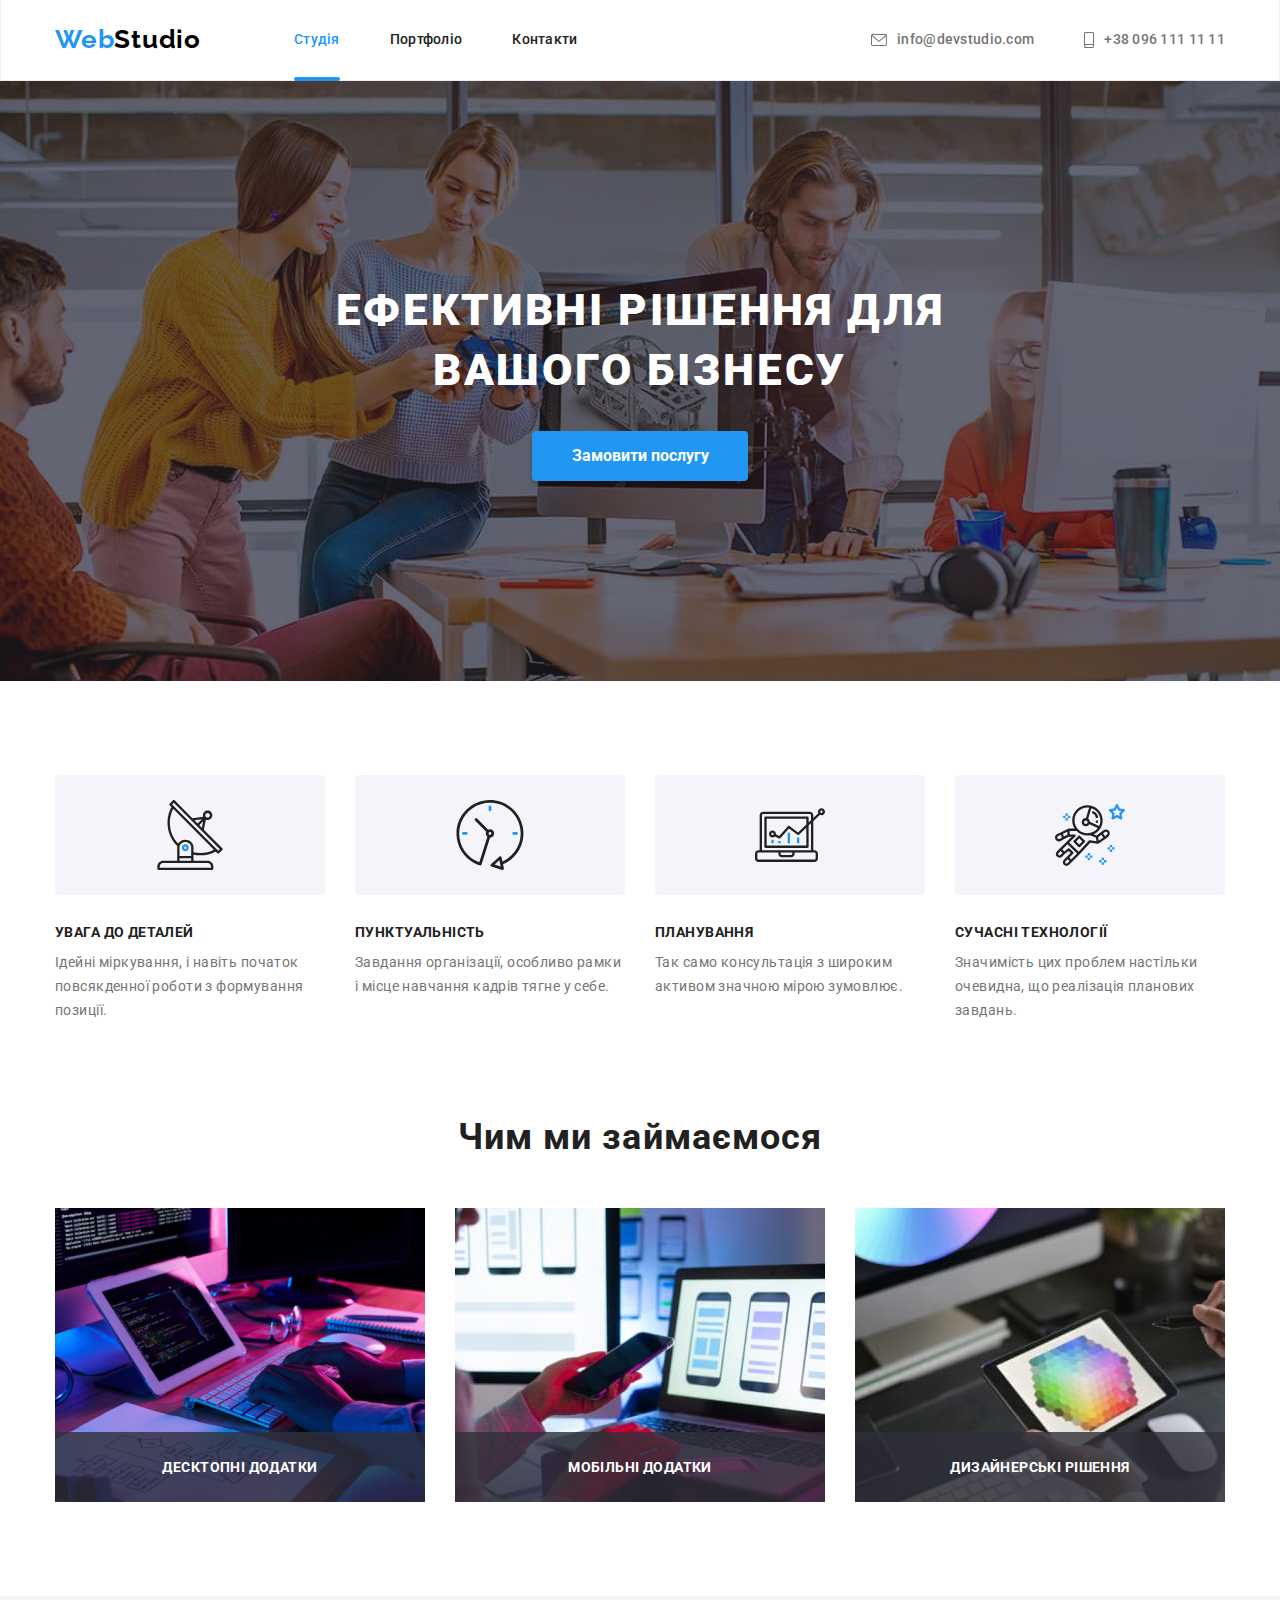
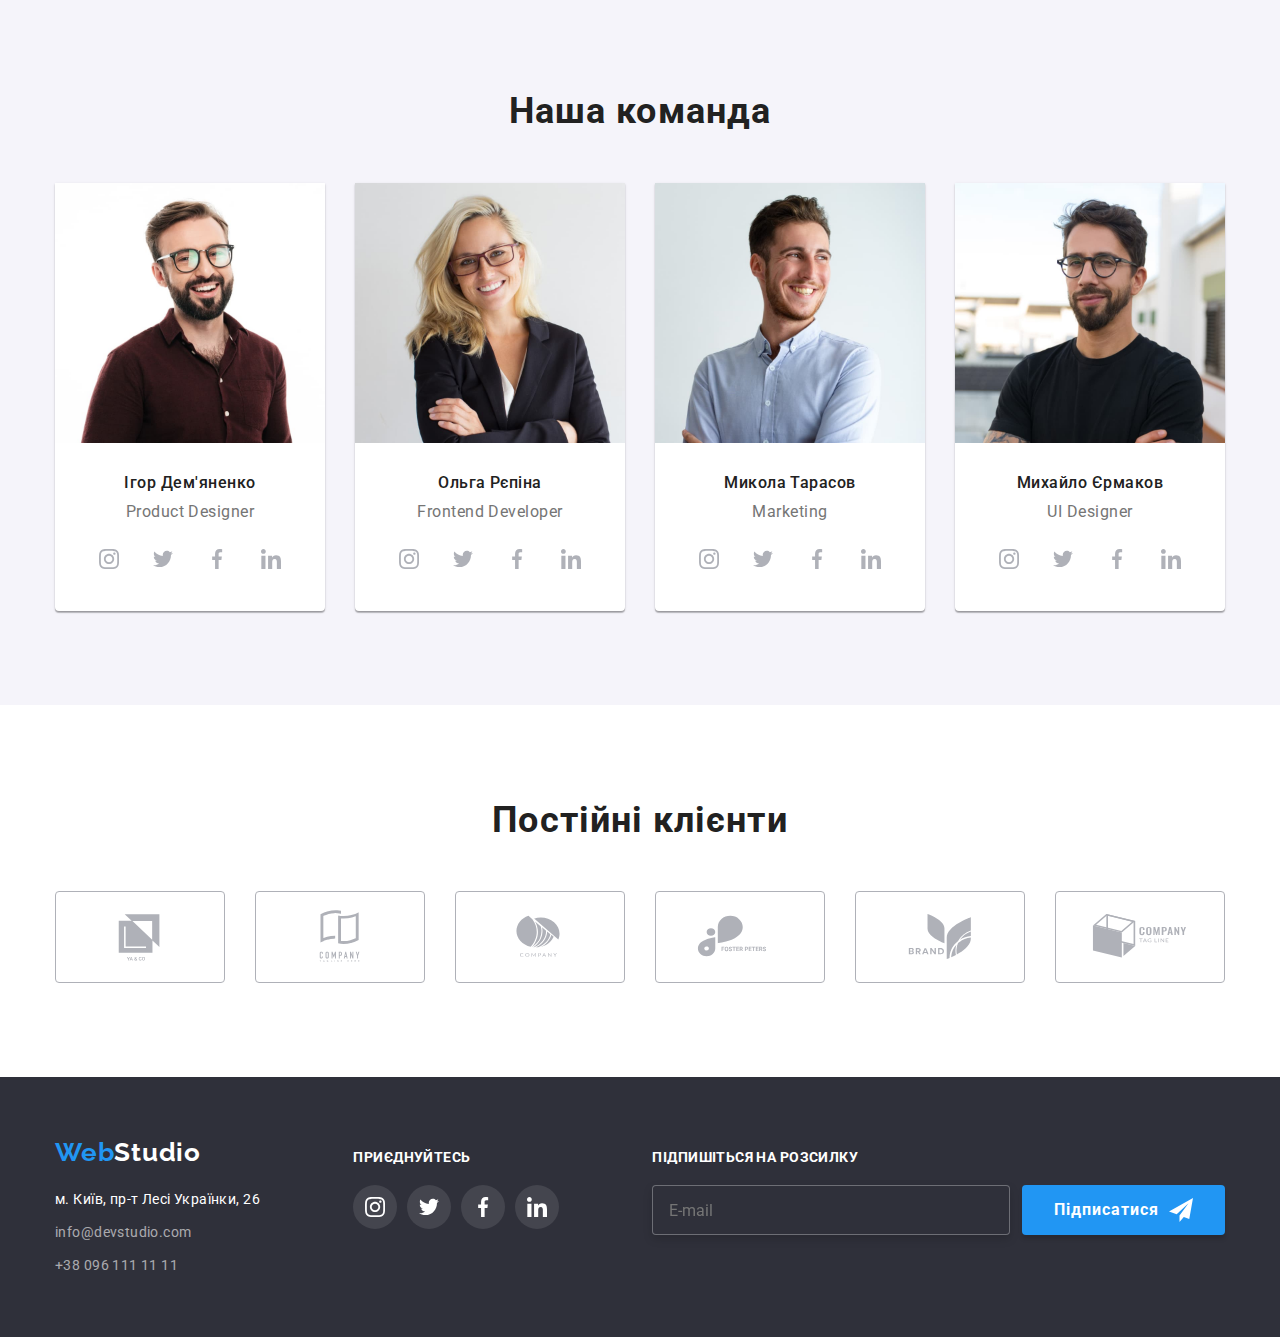
<file: index.html>
<!DOCTYPE html>
<html lang="uk">
  <head>
    <meta charset="UTF-8" />
    <meta http-equiv="X-UA-Compatible" content="IE=edge" />
    <meta name="viewport" content="width=device-width, initial-scale=1.0" />
    <title>Домашнє завдання №7</title>
    <link rel="preconnect" href="https://fonts.googleapis.com" />
    <link rel="preconnect" href="https://fonts.gstatic.com" crossorigin />
    <link
      href="https://fonts.googleapis.com/css2?family=Raleway:wght@700&family=Roboto:wght@400;500;700;900&display=swap"
      rel="stylesheet"
    />
    <link
      rel="stylesheet"
      href="https://cdnjs.cloudflare.com/ajax/libs/modern-normalize/1.1.0/modern-normalize.min.css"
    />
    <link rel="stylesheet" href="./css/main.min.css" />
  </head>
  <body>
    <!-- шапка -->
    <header class="header">
      <div class="container header__container">
        <nav class="main-nav">
          <a href="./index.html" class="main-nav__logo" lang="en">
            <span class="main-nav__logo--blue">Web</span
            ><span class="main-nav__logo--black">Studio</span></a
          >
          <ul class="site-nav">
            <li class="site-nav__item">
              <a href="./index.html" class="site-nav__link site-nav__link--current">Студія</a>
            </li>
            <li class="site-nav__item">
              <a href="./portfolio.html" class="site-nav__link">Портфоліо</a>
            </li>
            <li class="site-nav__item">
              <a href="" class="site-nav__link">Контакти</a></li>
          </ul>
        </nav>
        <ul class="auth-nav">
          <li class="auth-nav__item">
            <a href="mailto:info@devstudio.com" class="auth-nav__link">
              <svg class="auth-nav__icon" width="16px" height="12px">
                <use href="./images/symbol-defs.svg#envelope"></use>
              </svg>
              info@devstudio.com</a
            >
          </li>
          <li class="auth-nav__item">
            <a href="tel:+380961111111" class="auth-nav__link">
              <svg class="auth-nav__icon" width="10px" height="16px">
                <use href="./images/symbol-defs.svg#smartphone"></use>
              </svg>
              +38 096 111 11 11</a
            >
          </li>
        </ul>
      </div>
    </header>
    <!-- головна -->
    <main>
      <!--Герой-->
      <section class="hero">
        <div class="container">
          <h1 class="hero__title">Ефективні рішення для вашого бізнесу</h1>
          <button type="button" class="hero__button" data-modal-open="">
            Замовити послугу
          </button>
        </div>
      </section>
      <!--Oсобливості-->
      <section class="features">
        <div class="container">
          <h2 class="features__title">Особливсті</h2>
          <ul class="features__list">
            <li class="features__item">
              <div class="features__border">
                <svg class="features__icon">
                  <use href="./images/symbol-defs.svg#antenna"></use>
                </svg>
              </div>
              <h3 class="features__benefits">УВАГА ДО ДЕТАЛЕЙ</h3>
              <p class="features__text">
                Ідейні міркування, і навіть початок повсякденної роботи з
                формування позиції.
              </p>
            </li>
            <li class="features__item">
              <div class="features__border">
                <svg class="features__icon">
                  <use href="./images/symbol-defs.svg#clock"></use>
                </svg>
              </div>
              <h3 class="features__benefits">ПУНКТУАЛЬНІСТЬ</h3>
              <p class="features__text">
                Завдання організації, особливо рамки і місце навчання кадрів
                тягне у себе.
              </p>
            </li>
            <li class="features__item">
              <div class="features__border">
                <svg class="features__icon">
                  <use href="./images/symbol-defs.svg#diagram"></use>
                </svg>
              </div>
              <h3 class="features__benefits">ПЛАНУВАННЯ</h3>
              <p class="features__text">
                Так само консультація з широким активом значною мірою зумовлює.
              </p>
            </li>
            <li class="features__item">
              <div class="features__border">
                <svg class="features__icon">
                  <use href="./images/symbol-defs.svg#astronaut"></use>
                </svg>
              </div>
              <h3 class="features__benefits">СУЧАСНІ ТЕХНОЛОГІЇ</h3>
              <p class="features__text">
                Значимість цих проблем настільки очевидна, що реалізація
                планових завдань.
              </p>
            </li>
          </ul>
        </div>
      </section>
      <!--Чим ми займаємося-->
      <section class="work">
        <div class="container">
          <h2 class="title">Чим ми займаємося</h2>
          <ul class="work__list">
            <li class="work__item">
              <div class="work__thumb">
                <img src="./images/img1.jpg" alt="робота" width="370" />
                <p class="work__text">Десктопні додатки</p>
              </div>
            </li>
            <li class="work__item">
              <div class="work__thumb">
                <img src="./images/img2.jpg" alt="робота" width="370" />
                <p class="work__text">Мобільні додатки</p>
              </div>
            </li>
            <li class="work__item">
              <div class="work__thumb">
                <img src="./images/img3.jpg" alt="робота" width="370" />
                <p class="work__text">Дизайнерські рішення</p>
              </div>
            </li>
          </ul>
        </div>
      </section>
      <!--Наша команда-->
      <section class="team">
        <div class="container">
          <h2 class="title">Наша команда</h2>
          <ul class="team__list">
            <li class="team__item">
              <img src="./images/photo1.jpg" alt="член команди" width="270" />
              <h3 class="team__crewman">Ігор Дем'яненко</h3>
              <p lang="en" class="team__text">Product Designer</p>
              <ul class="socials">
                <li class="socials__item">
                  <a href="" class="socials__link">
                    <svg class="socials__icon">
                      <use href="./images/symbol-defs.svg#instagram"></use>
                    </svg>
                  </a>
                </li>
                <li class="socials__item">
                  <a href="" class="socials__link">
                    <svg class="socials__icon">
                      <use href="./images/symbol-defs.svg#twitter"></use>
                    </svg>
                  </a>
                </li>
                <li class="socials__item">
                  <a href="" class="socials__link">
                    <svg class="socials__icon">
                      <use href="./images/symbol-defs.svg#facebook"></use>
                    </svg>
                  </a>
                </li>
                <li class="socials__item">
                  <a href="" class="socials__link">
                    <svg class="socials__icon">
                      <use href="./images/symbol-defs.svg#linkedin"></use>
                    </svg>
                  </a>
                </li>
              </ul>
            </li>
            <li class="team__item">
              <img src="./images/photo2.jpg" alt="член команди" width="270" />
              <h3 class="team__crewman">Ольга Рєпіна</h3>
              <p lang="en" class="team__text">Frontend Developer</p>
              <ul class="socials">
                <li class="socials__item">
                  <a href="" class="socials__link">
                    <svg class="socials__icon">
                      <use href="./images/symbol-defs.svg#instagram"></use>
                    </svg>
                  </a>
                </li>
                <li class="socials__item">
                  <a href="" class="socials__link">
                    <svg class="socials__icon">
                      <use href="./images/symbol-defs.svg#twitter"></use>
                    </svg>
                  </a>
                </li>
                <li class="socials__item">
                  <a href="" class="socials__link">
                    <svg class="socials__icon">
                      <use href="./images/symbol-defs.svg#facebook"></use>
                    </svg>
                  </a>
                </li>
                <li class="socials__item">
                  <a href="" class="socials__link">
                    <svg class="socials__icon">
                      <use href="./images/symbol-defs.svg#linkedin"></use>
                    </svg>
                  </a>
                </li>
              </ul>
            </li>
            <li class="team__item">
              <img src="./images/photo3.jpg" alt="член команди" width="270" />
              <h3 class="team__crewman">Микола Тарасов</h3>
              <p lang="en" class="team__text">Marketing</p>
              <ul class="socials">
                <li class="socials__item">
                  <a href="" class="socials__link">
                    <svg class="socials__icon">
                      <use href="./images/symbol-defs.svg#instagram"></use>
                    </svg>
                  </a>
                </li>
                <li class="socials__item">
                  <a href="" class="socials__link">
                    <svg class="socials__icon">
                      <use href="./images/symbol-defs.svg#twitter"></use>
                    </svg>
                  </a>
                </li>
                <li class="socials__item">
                  <a href="" class="socials__link">
                    <svg class="socials__icon">
                      <use href="./images/symbol-defs.svg#facebook"></use>
                    </svg>
                  </a>
                </li>
                <li class="socials__item">
                  <a href="" class="socials__link">
                    <svg class="socials__icon">
                      <use href="./images/symbol-defs.svg#linkedin"></use>
                    </svg>
                  </a>
                </li>
              </ul>
            </li>
            <li class="team__item">
              <img src="./images/photo4.jpg" alt="член команди" width="270" />
              <h3 class="team__crewman">Михайло Єрмаков</h3>
              <p lang="en" class="team__text">UI Designer</p>
              <ul class="socials">
                <li class="socials__item">
                  <a href="" class="socials__link">
                    <svg class="socials__icon">
                      <use href="./images/symbol-defs.svg#instagram"></use>
                    </svg>
                  </a>
                </li>
                <li class="socials__item">
                  <a href="" class="socials__link">
                    <svg class="socials__icon">
                      <use href="./images/symbol-defs.svg#twitter"></use>
                    </svg>
                  </a>
                </li>
                <li class="socials__item">
                  <a href="" class="socials__link">
                    <svg class="socials__icon">
                      <use href="./images/symbol-defs.svg#facebook"></use>
                    </svg>
                  </a>
                </li>
                <li class="socials__item">
                  <a href="" class="socials__link">
                    <svg class="socials__icon">
                      <use href="./images/symbol-defs.svg#linkedin"></use>
                    </svg>
                  </a>
                </li>
              </ul>
            </li>
          </ul>
        </div>
      </section>
      <!-- Клієнти -->
      <section class="clients">
        <div class="container">
          <h2 class="title">Постійні клієнти</h2>
          <ul class="clients__list">
            <li class="clients__item">
              <a href="" class="clients__link">
                <svg class="clients__icon">
                  <use href="./images/symbol-defs.svg#logo-1"></use>
                </svg>
              </a>
            </li>
            <li class="clients__item">
              <a href="" class="clients__link">
                <svg class="clients__icon">
                  <use href="./images/symbol-defs.svg#logo-2"></use>
                </svg>
              </a>
            </li>
            <li class="clients__item">
              <a href="" class="clients__link">
                <svg class="clients__icon">
                  <use href="./images/symbol-defs.svg#logo-3"></use>
                </svg>
              </a>
            </li>
            <li class="clients__item">
              <a href="" class="clients__link">
                <svg class="clients__icon">
                  <use href="./images/symbol-defs.svg#logo-4"></use>
                </svg>
              </a>
            </li>
            <li class="clients__item">
              <a href="" class="clients__link">
                <svg class="clients__icon">
                  <use href="./images/symbol-defs.svg#logo-5"></use>
                </svg>
              </a>
            </li>
            <li class="clients__item">
              <a href="" class="clients__link">
                <svg class="clients__icon">
                  <use href="./images/symbol-defs.svg#logo-6"></use>
                </svg>
              </a>
            </li>
          </ul>
        </div>
      </section>
    </main>
    <!-- футер -->
    <footer class="footer">
      <div class="container footer__container">
        <div class="footer__info">
          <a href="./index.html" class="footer__logo" lang="en"
            ><span class="footer__logo--blue">Web</span
            ><span class="footer__logo--white">Studio</span></a
          >
          <address>
            <ul class="address-footer">
              <li class="address-footer__item">
                <a href="https://goo.gl/maps/qru1FfBsra7ANLXm6" class="address-footer__link"
                  >м. Київ, пр-т Лесі Українки, 26</a
                >
              </li>
              <li class="address-footer__item">
                <a href="mailto:info@devstudio.com" class="address-footer__contacts">info@devstudio.com</a>
              </li>
              <li class="address-footer__item">
                <a href="tel:+380961111111" class="address-footer__contacts">+38 096 111 11 11</a>
              </li>
            </ul>
          </address>
        </div>
        <div class="socials-footer">
          <h2 class="socials-footer__title">приєднуйтесь</h2>
          <ul class="socials-footer__list">
            <li class="socials-footer__item">
              <a href="" class="socials-footer__link">
                <svg class="socials-footer__icon">
                  <use href="./images/symbol-defs.svg#instagram"></use>
                </svg>
              </a>
            </li>
            <li class="socials-footer__item">
              <a href="" class="socials-footer__link">
                <svg class="socials-footer__icon">
                  <use href="./images/symbol-defs.svg#twitter"></use>
                </svg>
              </a>
            </li>
            <li class="socials-footer__item">
              <a href="" class="socials-footer__link">
                <svg class="socials-footer__icon">
                  <use href="./images/symbol-defs.svg#facebook"></use>
                </svg>
              </a>
            </li>
            <li class="socials-footer__item">
              <a href="" class="socials-footer__link">
                <svg class="socials-footer__icon">
                  <use href="./images/symbol-defs.svg#linkedin"></use>
                </svg>
              </a>
            </li>
          </ul>
        </div>
        <div class="form-footer">
          <form>
            <p class="form-footer__title">підпишіться на розсилку</p>
            <div class="form-footer__field">
              <label for="email"></label>
              <input type="email" name="email" placeholder="E-mail" class="form-footer__input" />
              <button type="submit" class="hero__button form-footer__button">
                Підписатися
                <svg class="form-footer__icon" width="24px" height="24px">
                  <use href="./images/symbol-defs.svg#icon-send"></use>
                </svg>
              </button>
            </div>
          </form>
        </div>
      </div>
    </footer>
    <!-- backdrop -->
    <div class="backdrop is-hidden" data-modal>
      <div class="modal">
        <button class="modal__btn--close" data-modal-close>
          <svg class="modal__icon">
            <use href="./images/symbol-defs.svg#close-button"></use>
          </svg>
        </button>
        <form class="modal-form" autocomplete="on">
          <p class="modal-form__title">Залиште свої дані, ми вам передзвонимо</p>
          <div class="modal-form__field">
            <label for="name" class="modal-form__text">Ім'я</label>
            <input type="text" name="name" id="name" class="modal-form__input">
            <svg class="modal-form__svg">
              <use href="./images/symbol-defs.svg#person-modal"></use>
            </svg>
          </div>
          <div class="modal-form__field">
            <label for="tel" class="modal-form__text">Телефон</label>
            <input type="tel" name="tel" id="tel" class="modal-form__input">
            <svg class="modal-form__svg">
              <use href="./images/symbol-defs.svg#phone-modal"></use>
            </svg>
          </div>
          <div class="modal-form__field">
            <label for="email" class="modal-form__text">Пошта</label>
            <input type="email" name="email" id="email" class="modal-form__input">
            <svg class="modal-form__svg">
              <use href="./images/symbol-defs.svg#email-modal"></use>
            </svg>
          </div>
          </label>
          <div class="modal-form__field">
            <label for="comment" class="modal-form__text">Коментар</label>
            <textarea name="comment" id="comment" class="modal-form__textarea" placeholder="Введіть текст"></textarea>
          </div>
          <div class="checkbox">
            <input type="checkbox" name="checkbox-agree" value="agree" id="checkbox-agree" class="checkbox__input checkbox__input--hidden">
            <label for="checkbox-agree" class="checkbox__label">
            <span class="checkbox__wrapper">
              <svg class="checkbox__icon">
              <use href="./images/symbol-defs.svg#icon-check"></use>
            </svg>
            </span>
            <span>
            Погоджуюся з розсилкою та приймаю
            <a class="checkbox__agreement" href="">Умови договору</a>
            </span>
          </label>
          </div>
          <button type="submit" class="hero__button modal__btn--send">
           Відправити
          </button>
        </form>
      </div>
    </div>
    <script src="./js/modal.js"></script>
  </body>
</html>
</file>
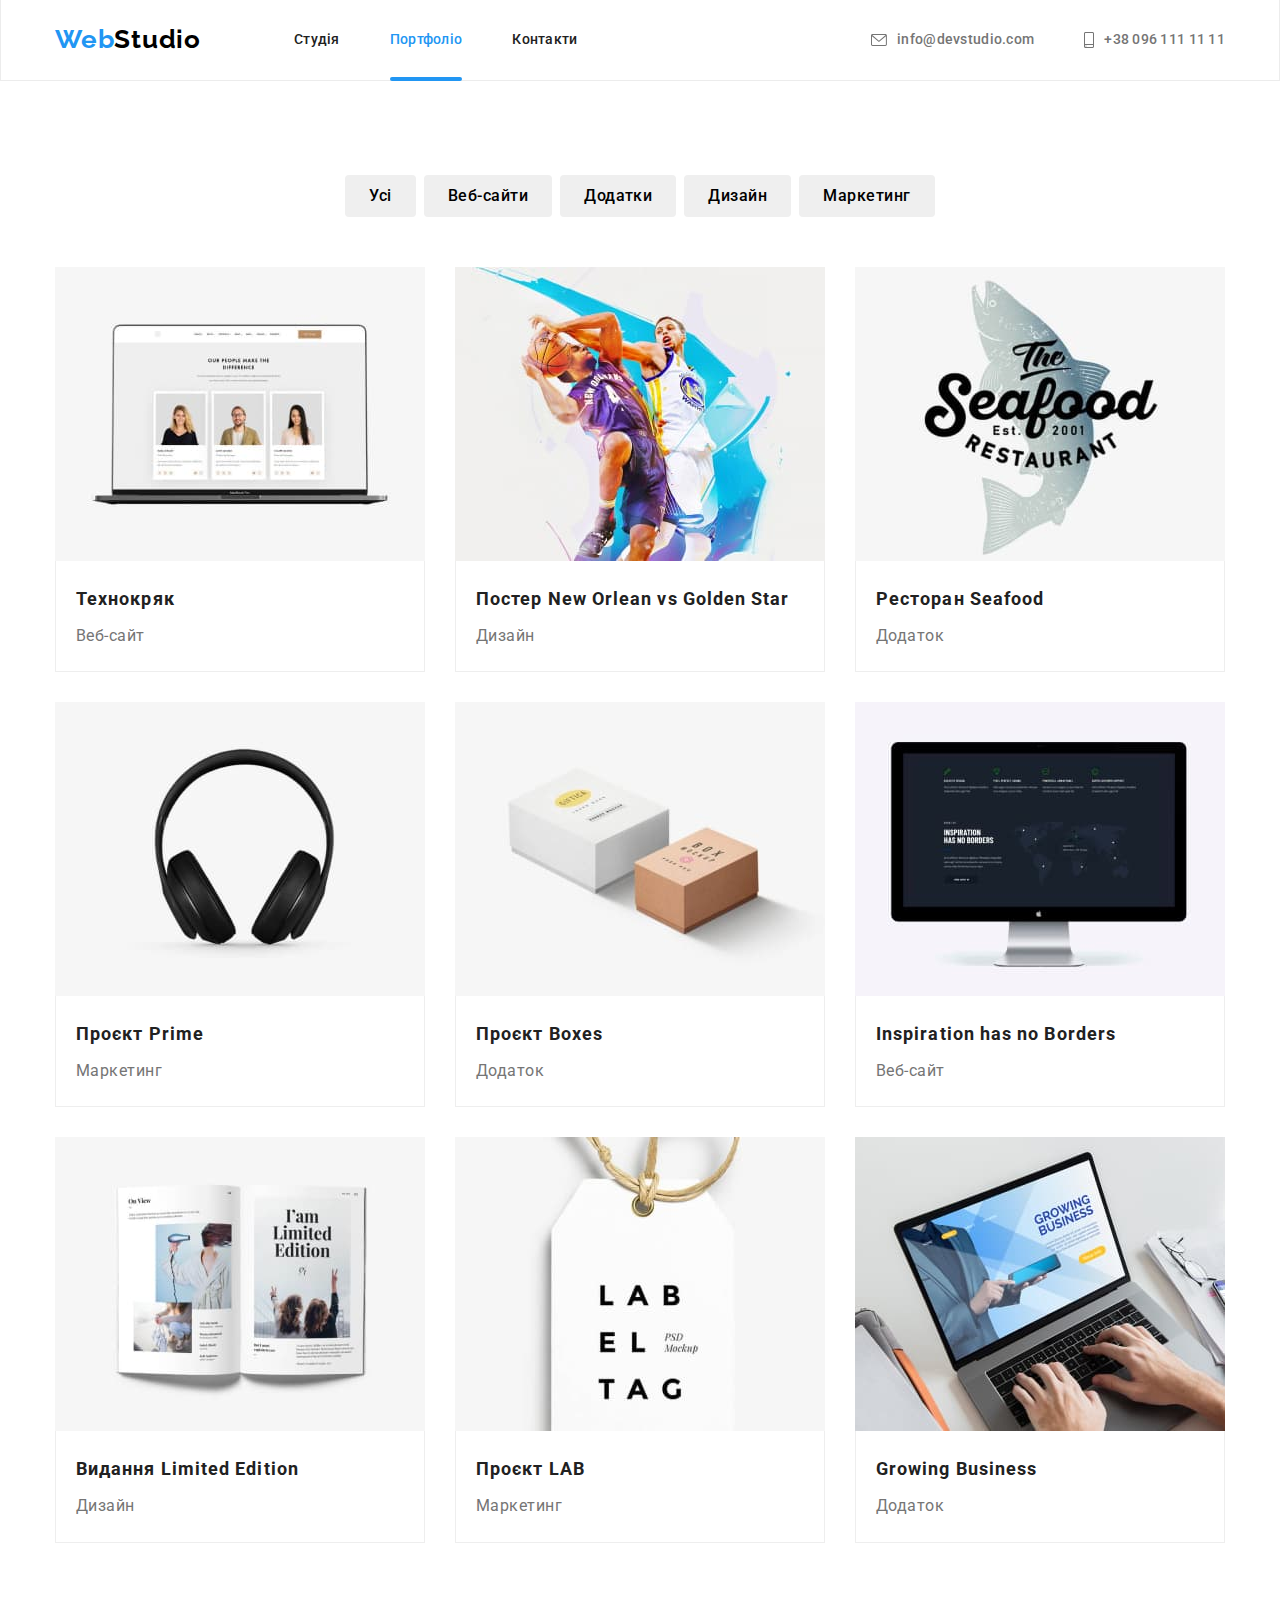
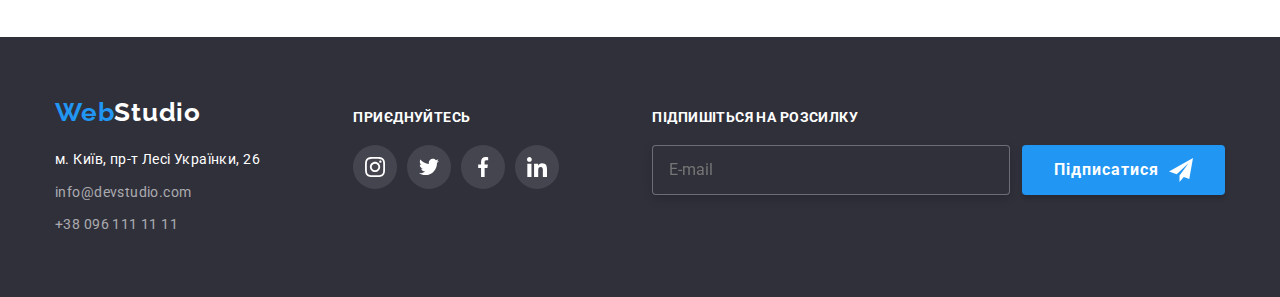
<file: portfolio.html>
<!DOCTYPE html>
<html lang="uk">
  <head>
    <meta charset="UTF-8" />
    <meta http-equiv="X-UA-Compatible" content="IE=edge" />
    <meta name="viewport" content="width=device-width, initial-scale=1.0" />
    <title>Домашнє завдання №7</title>
    <link rel="preconnect" href="https://fonts.googleapis.com" />
    <link rel="preconnect" href="https://fonts.gstatic.com" crossorigin />
    <link
      href="https://fonts.googleapis.com/css2?family=Raleway:wght@700&family=Roboto:wght@400;500;700;900&display=swap"
      rel="stylesheet"
    />
    <link
      rel="stylesheet"
      href="https://cdnjs.cloudflare.com/ajax/libs/modern-normalize/1.1.0/modern-normalize.min.css"
    />
    <link rel="stylesheet" href="./css/main.min.css" />
  </head>
  <body>
    <!--Шапка-->
    <header class="header">
      <div class="container header__container">
        <nav class="main-nav">
          <a href="./index.html" class="main-nav__logo" lang="en">
            <span class="main-nav__logo--blue">Web</span
            ><span class="main-nav__logo--black">Studio</span></a
          >
          <ul class="site-nav">
            <li class="site-nav__item">
              <a href="./index.html" class="site-nav__link">Студія</a>
            </li>
            <li class="site-nav__item">
              <a href="./portfolio.html" class="site-nav__link site-nav__link--current">Портфоліо</a>
            </li>
            <li class="site-nav__item">
              <a href="" class="site-nav__link">Контакти</a></li>
          </ul>
        </nav>
        <ul class="auth-nav">
          <li class="auth-nav__item">
            <a href="mailto:info@devstudio.com" class="auth-nav__link">
              <svg class="auth-nav__icon" width="16px" height="12px">
                <use href="./images/symbol-defs.svg#envelope"></use>
              </svg>
              info@devstudio.com</a
            >
          </li>
          <li class="auth-nav__item">
            <a href="tel:+380961111111" class="auth-nav__link">
              <svg class="auth-nav__icon" width="10px" height="16px">
                <use href="./images/symbol-defs.svg#smartphone"></use>
              </svg>
              +38 096 111 11 11</a
            >
          </li>
        </ul>
      </div>
    </header>
    <main>
      <!-- головна -->
      <section class="portfolio">
        <div class="container">
          <h1 class="portfolio__title">Портфоліо</h1>
          <ul class="portfolio-btns">
            <li class="portfolio-btns__item">
              <button type="button" class="portfolio-btns__filter">Усі</button>
            </li>
            <li class="portfolio-btns__item">
              <button type="button" class="portfolio-btns__filter">Веб-сайти</button>
            </li>
            <li class="portfolio-btns__item">
              <button type="button" class="portfolio-btns__filter">Додатки</button>
            </li>
            <li class="portfolio-btns__item">
              <button type="button" class="portfolio-btns__filter">Дизайн</button>
            </li>
            <li class="portfolio-btns__item">
              <button type="button" class="portfolio-btns__filter">Маркетинг</button>
            </li>
          </ul>
          <ul class="portfolio-list">
            <li class="portfolio-list__item">
              <a class="portfolio-list__link" href="">
                <div class="portfolio-list__overley">
                  <img
                    src="./images/portfolio1.jpg"
                    alt="проект1"
                    width="370"
                  />
                  <p class="portfolio-list__text-overley">
                    Ресурс пропонує комплексні пропозиції з різним рівнем
                    функціоналу та сервісів. Все це дозволить відвідувачу
                    отримати вичерпні відомості про компанію чи приватну особу.
                  </p>
                </div>

                <div class="portfolio-list__name">
                  <h2 class="portfolio-list__title">Технокряк</h2>
                  <p class="portfolio-list__text">Веб-сайт</p>
                </div>
              </a>
            </li>
            <li class="portfolio-list__item">
              <a class="portfolio-list__link" href="">
                <div class="portfolio-list__overley">
                  <img
                    src="./images/portfolio2.jpg"
                    alt="проект2"
                    width="370"
                  />
                  <p class="portfolio-list__text-overley">
                    Ресурс пропонує комплексні пропозиції з різним рівнем
                    функціоналу та сервісів. Все це дозволить відвідувачу
                    отримати вичерпні відомості про компанію чи приватну особу.
                  </p>
                </div>
                <div class="portfolio-list__name">
                  <h2 class="portfolio-list__title">
                    Постер <span lang="en">New Orlean vs Golden Star</span>
                  </h2>
                  <p class="portfolio-list__text">Дизайн</p>
                </div>
              </a>
            </li>
            <li class="portfolio-list__item">
              <a class="portfolio-list__link" href="">
                <div class="portfolio-list__overley">
                  <img
                    src="./images/portfolio3.jpg"
                    alt="проект3"
                    width="370"
                  />
                  <p class="portfolio-list__text-overley">
                    Ресурс пропонує комплексні пропозиції з різним рівнем
                    функціоналу та сервісів. Все це дозволить відвідувачу
                    отримати вичерпні відомості про компанію чи приватну особу.
                  </p>
                </div>
                <div class="portfolio-list__name">
                  <h2 class="portfolio-list__title">
                    Ресторан <span lang="en">Seafood</span>
                  </h2>
                  <p class="portfolio-list__text">Додаток</p>
                </div>
              </a>
            </li>
            <li class="portfolio-list__item">
              <a class="portfolio-list__link" href="">
                <div class="portfolio-list__overley">
                  <img
                    src="./images/portfolio4.jpg"
                    alt="проект4"
                    width="370"
                  />
                  <p class="portfolio-list__text-overley">
                    Ресурс пропонує комплексні пропозиції з різним рівнем
                    функціоналу та сервісів. Все це дозволить відвідувачу
                    отримати вичерпні відомості про компанію чи приватну особу.
                  </p>
                </div>
                <div class="portfolio-list__name">
                  <h2 class="portfolio-list__title">
                    Проєкт <span lang="en">Prime</span>
                  </h2>
                  <p class="portfolio-list__text">Маркетинг</p>
                </div>
              </a>
            </li>
            <li class="portfolio-list__item">
              <a class="portfolio-list__link" href="">
                <div class="portfolio-list__overley">
                  <img
                    src="./images/portfolio5.jpg"
                    alt="проект5"
                    width="370"
                  />
                  <p class="portfolio-list__text-overley">
                    Ресурс пропонує комплексні пропозиції з різним рівнем
                    функціоналу та сервісів. Все це дозволить відвідувачу
                    отримати вичерпні відомості про компанію чи приватну особу.
                  </p>
                </div>
                <div class="portfolio-list__name">
                  <h2 class="portfolio-list__title">
                    Проєкт <span lang="en">Boxes</span>
                  </h2>
                  <p class="portfolio-list__text">Додаток</p>
                </div>
              </a>
            </li>
            <li class="portfolio-list__item">
              <a class="portfolio-list__link" href="">
                <div class="portfolio-list__overley">
                  <img
                    src="./images/portfolio6.jpg"
                    alt="проект6"
                    width="370"
                  />
                  <p class="portfolio-list__text-overley">
                    Ресурс пропонує комплексні пропозиції з різним рівнем
                    функціоналу та сервісів. Все це дозволить відвідувачу
                    отримати вичерпні відомості про компанію чи приватну особу.
                  </p>
                </div>
                <div class="portfolio-list__name">
                  <h2 lang="en" class="portfolio-list__title">
                    Inspiration has no Borders
                  </h2>
                  <p class="portfolio-list__text">Веб-сайт</p>
                </div>
              </a>
            </li>
            <li class="portfolio-list__item">
              <a class="portfolio-list__link" href="">
                <div class="portfolio-list__overley">
                  <img
                    src="./images/portfolio7.jpg"
                    alt="проект7"
                    width="370"
                  />
                  <p class="portfolio-list__text-overley">
                    Ресурс пропонує комплексні пропозиції з різним рівнем
                    функціоналу та сервісів. Все це дозволить відвідувачу
                    отримати вичерпні відомості про компанію чи приватну особу.
                  </p>
                </div>
                <div class="portfolio-list__name">
                  <h2 class="portfolio-list__title">
                    Видання <span lang="en">Limited Edition</span>
                  </h2>
                  <p class="portfolio-list__text">Дизайн</p>
                </div>
              </a>
            </li>
            <li class="portfolio-list__item">
              <a class="portfolio-list__link" href="">
                <div class="portfolio-list__overley">
                  <img
                    src="./images/portfolio8.jpg"
                    alt="проект8"
                    width="370"
                  />
                  <p class="portfolio-list__text-overley">
                    Ресурс пропонує комплексні пропозиції з різним рівнем
                    функціоналу та сервісів. Все це дозволить відвідувачу
                    отримати вичерпні відомості про компанію чи приватну особу.
                  </p>
                </div>
                <div class="portfolio-list__name">
                  <h2 class="portfolio-list__title">
                    Проєкт <span lang="en">LAB</span>
                  </h2>
                  <p class="portfolio-list__text">Маркетинг</p>
                </div>
              </a>
            </li>
            <li class="portfolio-list__item">
              <a class="portfolio-list__link" href="">
                <div class="portfolio-list__overley">
                  <img
                    src="./images/portfolio9.jpg"
                    alt="проект9"
                    width="370"
                  />
                  <p class="portfolio-list__text-overley">
                    Ресурс пропонує комплексні пропозиції з різним рівнем
                    функціоналу та сервісів. Все це дозволить відвідувачу
                    отримати вичерпні відомості про компанію чи приватну особу.
                  </p>
                </div>
                <div class="portfolio-list__name">
                  <h2 lang="en" class="portfolio-list__title">Growing Business</h2>
                  <p class="portfolio-list__text">Додаток</p>
                </div>
              </a>
            </li>
          </ul>
        </div>
      </section>
    </main>
    <!-- футер -->
    <footer class="footer">
      <div class="container footer__container">
        <div class="footer__info">
          <a href="./index.html" class="footer__logo" lang="en"
            ><span class="footer__logo--blue">Web</span
            ><span class="footer__logo--white">Studio</span></a
          >
          <address>
            <ul class="address-footer">
              <li class="address-footer__item">
                <a href="https://goo.gl/maps/qru1FfBsra7ANLXm6" class="address-footer__link"
                  >м. Київ, пр-т Лесі Українки, 26</a
                >
              </li>
              <li class="address-footer__item">
                <a href="mailto:info@devstudio.com" class="address-footer__contacts">info@devstudio.com</a>
              </li>
              <li class="address-footer__item">
                <a href="tel:+380961111111" class="address-footer__contacts">+38 096 111 11 11</a>
              </li>
            </ul>
          </address>
        </div>
        <div class="socials-footer">
          <h2 class="socials-footer__title">приєднуйтесь</h2>
          <ul class="socials-footer__list">
            <li class="socials-footer__item">
              <a href="" class="socials-footer__link">
                <svg class="socials-footer__icon">
                  <use href="./images/symbol-defs.svg#instagram"></use>
                </svg>
              </a>
            </li>
            <li class="socials-footer__item">
              <a href="" class="socials-footer__link">
                <svg class="socials-footer__icon">
                  <use href="./images/symbol-defs.svg#twitter"></use>
                </svg>
              </a>
            </li>
            <li class="socials-footer__item">
              <a href="" class="socials-footer__link">
                <svg class="socials-footer__icon">
                  <use href="./images/symbol-defs.svg#facebook"></use>
                </svg>
              </a>
            </li>
            <li class="socials-footer__item">
              <a href="" class="socials-footer__link">
                <svg class="socials-footer__icon">
                  <use href="./images/symbol-defs.svg#linkedin"></use>
                </svg>
              </a>
            </li>
          </ul>
        </div>
        <div class="form-footer">
          <form>
            <p class="form-footer__title">підпишіться на розсилку</p>
            <div class="form-footer__field">
              <label for="email"></label>
              <input type="email" name="email" placeholder="E-mail" class="form-footer__input" />
              <button type="submit" class="hero__button form-footer__button">
                Підписатися
                <svg class="form-footer__icon" width="24px" height="24px">
                  <use href="./images/symbol-defs.svg#icon-send"></use>
                </svg>
              </button>
            </div>
          </form>
        </div>
      </div>
    </footer>
  </body>
</html>
</file>
<file: css/main.min.css>
.portfolio-list,.portfolio-btns,.socials-footer__list,.address-footer,.clients__list,.socials,.team__list,.work__list,.features__list,.auth-nav,.site-nav{list-style:none;padding:0;margin:0}.portfolio__title,.checkbox__input--hidden,.features__title{position:absolute;white-space:nowrap;width:1px;height:1px;overflow:hidden;border:0;padding:0;clip:rect(0 0 0 0);-webkit-clip-path:inset(50%);clip-path:inset(50%);margin:-1px}/*! modern-normalize v1.1.0 | MIT License | https://github.com/sindresorhus/modern-normalize */*,::before,::after{-webkit-box-sizing:border-box;box-sizing:border-box}html{line-height:1.15;-webkit-text-size-adjust:100%;-moz-tab-size:4;-o-tab-size:4;tab-size:4}body{margin:0;font-family:system-ui,-apple-system,"Segoe UI",Roboto,Helvetica,Arial,sans-serif,"Apple Color Emoji","Segoe UI Emoji"}hr{height:0;color:inherit}abbr[title]{-webkit-text-decoration:underline dotted;text-decoration:underline dotted}b,strong{font-weight:bolder}code,kbd,samp,pre{font-family:ui-monospace,SFMono-Regular,Consolas,"Liberation Mono",Menlo,monospace;font-size:1em}small{font-size:80%}sub,sup{font-size:75%;line-height:0;position:relative;vertical-align:baseline}sub{bottom:-0.25em}sup{top:-0.5em}table{text-indent:0;border-color:inherit}button,input,optgroup,select,textarea{font-family:inherit;font-size:100%;line-height:1.15;margin:0}button,select{text-transform:none}button,[type=button],[type=reset],[type=submit]{-webkit-appearance:button}::-moz-focus-inner{border-style:none;padding:0}:-moz-focusring{outline:1px dotted ButtonText}:-moz-ui-invalid{box-shadow:none}legend{padding:0}progress{vertical-align:baseline}::-webkit-inner-spin-button,::-webkit-outer-spin-button{height:auto}[type=search]{-webkit-appearance:textfield;outline-offset:-2px}::-webkit-search-decoration{-webkit-appearance:none}::-webkit-file-upload-button{-webkit-appearance:button;font:inherit}summary{display:list-item}body{color:#000;font-family:"Roboto",sans-serif;background-color:#fff}img{display:block}.title{color:#212121;font-size:36px;line-height:1.17;text-align:center;letter-spacing:.03em;margin-top:0;margin-bottom:50px}.container{width:1200px;padding-left:15px;padding-right:15px;margin-left:auto;margin-right:auto}.header{border:1px solid #ececec;border-top:none}.header__container{display:-webkit-box;display:-ms-flexbox;display:flex;-ms-flex-line-pack:center;align-content:center}.main-nav{display:-webkit-box;display:-ms-flexbox;display:flex;-ms-flex-line-pack:center;align-content:center}.main-nav__logo{padding-top:24px;margin-right:93px;font-family:"Raleway";font-style:normal;font-weight:700;font-size:26px;line-height:1.19;letter-spacing:.03em;text-decoration:none}.main-nav__logo--blue{color:#2196f3}.main-nav__logo--black{color:#000}.site-nav{display:-webkit-box;display:-ms-flexbox;display:flex}.site-nav__item:not(:last-child){margin-right:50px}.site-nav__link{position:relative;display:block;padding-top:32px;padding-bottom:32px;color:#212121;font-style:normal;font-weight:500;font-size:14px;line-height:1.14;letter-spacing:.02em;text-decoration:none;-webkit-transition:color 250ms cubic-bezier(0.4, 0, 0.2, 1);transition:color 250ms cubic-bezier(0.4, 0, 0.2, 1)}.site-nav__link:hover,.site-nav__link:focus{color:#2196f3}.site-nav__link--current{color:#2196f3}.site-nav__link--current::after{position:absolute;content:"";left:0;bottom:-1px;width:100%;height:4px;background:#2196f3;border-radius:2px}.auth-nav{display:-webkit-box;display:-ms-flexbox;display:flex;margin-left:auto}.auth-nav__item:not(:last-child){margin-right:50px}.auth-nav__link{display:-webkit-inline-box;display:-ms-inline-flexbox;display:inline-flex;padding-top:32px;padding-bottom:32px;color:#757575;font-style:normal;font-weight:500;font-size:14px;line-height:1.14;letter-spacing:.02em;text-decoration:none;-webkit-transition:color 250ms cubic-bezier(0.4, 0, 0.2, 1);transition:color 250ms cubic-bezier(0.4, 0, 0.2, 1)}.auth-nav__link:hover,.auth-nav__link:focus{color:#2196f3}.auth-nav__icon{fill:#757575;margin-right:10px;-ms-flex-item-align:center;align-self:center;-webkit-transition:fill 250ms cubic-bezier(0.4, 0, 0.2, 1);transition:fill 250ms cubic-bezier(0.4, 0, 0.2, 1)}.auth-nav__icon:hover,.auth-nav__icon:focus{color:#2196f3}.auth-nav__link:hover .auth-nav__icon,.auth-nav__link:focus .auth-nav__icon{fill:#2196f3}.hero{display:block;text-align:center;padding-top:200px;padding-bottom:200px;margin-left:auto;margin-right:auto;max-width:1600px;height:600px;background-color:#c4c4c4;background-image:-webkit-gradient(linear, left top, right top, from(rgba(47, 48, 58, 0.4)), to(rgba(47, 48, 58, 0.4))),url(../images/bg-img.jpg);background-image:linear-gradient(to right, rgba(47, 48, 58, 0.4), rgba(47, 48, 58, 0.4)),url(../images/bg-img.jpg);background-size:cover;background-position:center;background-repeat:no-repeat}.hero__title{width:696px;margin-right:auto;margin-left:auto;margin-top:0;margin-bottom:30px;color:#fff;font-style:normal;font-weight:900;font-size:44px;line-height:1.36;letter-spacing:.06em;text-transform:uppercase;text-align:center}.hero__button{display:inline-block;padding:10px 32px;min-width:216px;height:50px;border-radius:4px;border:rgba(0,0,0,0);cursor:pointer;color:#fff;font-style:normal;font-weight:700;font-size:16px;line-height:1.9;background-color:#2196f3;-webkit-box-shadow:0px 4px 4px rgba(0,0,0,.15);box-shadow:0px 4px 4px rgba(0,0,0,.15);-webkit-transition:background-color 250ms cubic-bezier(0.4, 0, 0.2, 1);transition:background-color 250ms cubic-bezier(0.4, 0, 0.2, 1)}.hero__button:hover,.hero__button:focus{background-color:#188ce8}.features{padding-top:94px;padding-bottom:94px}.features__list{display:-webkit-box;display:-ms-flexbox;display:flex}.features__item{width:calc((100% - 90px)/4);margin-right:30px}.features__item:nth-child(4n){margin-right:0}.features__border{display:-webkit-box;display:-ms-flexbox;display:flex;-webkit-box-pack:center;-ms-flex-pack:center;justify-content:center;-webkit-box-align:center;-ms-flex-align:center;align-items:center;margin-bottom:30px;height:120px;background-color:#f5f4fa;border-radius:4px}.features__icon{width:70px;height:70px}.features__benefits{color:#212121;font-size:14px;line-height:1.14;letter-spacing:.03em;text-transform:uppercase;margin-top:0;margin-bottom:10px}.features__text{color:#757575;font-size:14px;line-height:1.7;letter-spacing:.03em;margin-top:0;margin-bottom:0}.work{display:block;padding-bottom:94px}.work__list{display:-webkit-box;display:-ms-flexbox;display:flex}.work__item{width:calc((100% - 60px)/3);margin-right:30px}.work__item:nth-child(3n){margin-right:0}.work__thumb{position:relative}.work__text{position:absolute;display:-webkit-box;display:-ms-flexbox;display:flex;-webkit-box-pack:center;-ms-flex-pack:center;justify-content:center;-webkit-box-align:center;-ms-flex-align:center;align-items:center;bottom:0;width:100%;height:70px;margin:0;font-weight:700;font-size:14px;letter-spacing:.03em;text-transform:uppercase;color:#fff;background:rgba(47,48,58,.8)}.team{padding-top:94px;padding-bottom:94px;background-color:#f5f4fa}.team__list{display:-webkit-box;display:-ms-flexbox;display:flex}.team__item{background-color:#fff;-webkit-box-shadow:0px 1px 3px rgba(0,0,0,.12),0px 1px 1px rgba(0,0,0,.14),0px 2px 1px rgba(0,0,0,.2);box-shadow:0px 1px 3px rgba(0,0,0,.12),0px 1px 1px rgba(0,0,0,.14),0px 2px 1px rgba(0,0,0,.2);border-radius:0px 0px 4px 4px;width:calc((100% - 90px)/4);margin-right:30px}.team__item:nth-child(4n){margin-right:0}.team__crewman{color:#212121;font-weight:500;font-size:16px;line-height:1.2;letter-spacing:.03em;text-align:center;margin-top:30px;margin-bottom:10px}.team__text{color:#757575;font-size:16px;line-height:1.2;letter-spacing:.03em;text-align:center;margin-bottom:0;margin-top:0;margin-bottom:16px}.socials{margin-bottom:30px;display:-webkit-box;display:-ms-flexbox;display:flex;-webkit-box-align:center;-ms-flex-align:center;align-items:center;-webkit-box-pack:center;-ms-flex-pack:center;justify-content:center}.socials__item:not(:last-child){margin-right:10px}.socials__link{display:-webkit-box;display:-ms-flexbox;display:flex;-webkit-box-align:center;-ms-flex-align:center;align-items:center;-webkit-box-pack:center;-ms-flex-pack:center;justify-content:center;width:44px;height:44px;fill:#afb1b8;border-radius:50%;-webkit-transition:background-color 250ms cubic-bezier(0.4, 0, 0.2, 1),fill 250ms cubic-bezier(0.4, 0, 0.2, 1);transition:background-color 250ms cubic-bezier(0.4, 0, 0.2, 1),fill 250ms cubic-bezier(0.4, 0, 0.2, 1)}.socials__link:hover,.socials__link:focus{fill:#fff;background-color:#2196f3}.socials__icon{width:20px;height:20px}.clients{padding-top:94px;padding-bottom:94px}.clients__list{display:-webkit-box;display:-ms-flexbox;display:flex}.clients__item{width:calc((100% - 150px)/6)}.clients__item:not(:last-child){margin-right:30px}.clients__link{display:-webkit-box;display:-ms-flexbox;display:flex;-webkit-box-pack:center;-ms-flex-pack:center;justify-content:center;-webkit-box-align:center;-ms-flex-align:center;align-items:center;height:92px;fill:#afb1b8;border:1px solid #afb1b8;border-radius:4px;-webkit-transition:fill 250ms cubic-bezier(0.4, 0, 0.2, 1),border-color 250ms cubic-bezier(0.4, 0, 0.2, 1);transition:fill 250ms cubic-bezier(0.4, 0, 0.2, 1),border-color 250ms cubic-bezier(0.4, 0, 0.2, 1)}.clients__link:hover,.clients__link:focus{fill:#2196f3;border-color:#2196f3}.clients__icon{width:106px;height:60px}.footer{background-color:#2f303a;padding-top:60px;padding-bottom:60px}.footer__container{display:-webkit-box;display:-ms-flexbox;display:flex}.footer__info{width:231px;margin-right:70px}.footer__logo{display:inline-block;padding:0 0;margin:0 0 20px 0;font-family:"Raleway";font-style:normal;font-weight:700;font-size:26px;line-height:1.19;letter-spacing:.03em;text-decoration:none}.footer__logo--blue{color:#2196f3}.footer__logo--white{color:#fff}.address-footer__item:not(:last-child){margin-bottom:9px}.address-footer__link{color:#fff;font-style:normal;font-weight:400;font-size:14px;line-height:1.7;letter-spacing:.03em;text-decoration:none;-webkit-transition:color 250ms cubic-bezier(0.4, 0, 0.2, 1);transition:color 250ms cubic-bezier(0.4, 0, 0.2, 1)}.address-footer__link:hover,.address-footer__link:focus{color:#2196f3}.address-footer__contacts{font-style:normal;font-weight:400;font-size:14px;line-height:1.7;letter-spacing:.03em;color:rgba(255,255,255,.6);text-decoration:none;-webkit-transition:color 250ms cubic-bezier(0.4, 0, 0.2, 1);transition:color 250ms cubic-bezier(0.4, 0, 0.2, 1)}.address-footer__contacts:hover,.address-footer__contacts:focus{color:#2196f3}.socials-footer{padding-top:12px;margin-right:93px}.socials-footer__title{font-size:14px;line-height:16px;letter-spacing:.03em;text-transform:uppercase;margin-top:0;margin-bottom:20px;color:#fff}.socials-footer__list{display:-webkit-box;display:-ms-flexbox;display:flex}.socials-footer__item:not(:last-child){margin-right:10px}.socials-footer__link{display:-webkit-box;display:-ms-flexbox;display:flex;-webkit-box-align:center;-ms-flex-align:center;align-items:center;-webkit-box-pack:center;-ms-flex-pack:center;justify-content:center;width:44px;height:44px;border-radius:50%;fill:#fff;background-color:rgba(255,255,255,.1);-webkit-transition:background-color 250ms cubic-bezier(0.4, 0, 0.2, 1),fill 250ms cubic-bezier(0.4, 0, 0.2, 1);transition:background-color 250ms cubic-bezier(0.4, 0, 0.2, 1),fill 250ms cubic-bezier(0.4, 0, 0.2, 1)}.socials-footer__link:hover,.socials-footer__link:focus{background-color:#2196f3}.socials-footer__icon{width:20px;height:20px}.form-footer{padding-top:12px}.form-footer__title{font-weight:700;font-size:14px;line-height:16px;letter-spacing:.03em;text-transform:uppercase;margin-top:0;margin-bottom:20px;color:#fff}.form-footer__field{display:-webkit-box;display:-ms-flexbox;display:flex}.form-footer__input{width:358px;height:50px;padding:15px 16px;margin-right:12px;background-color:#2f303a;-webkit-filter:drop-shadow(0px 4px 4px rgba(0, 0, 0, 0.15));filter:drop-shadow(0px 4px 4px rgba(0, 0, 0, 0.15));border:1px solid rgba(255,255,255,.3);border-radius:4px;color:#fff}.form-footer__button{display:-webkit-box;display:-ms-flexbox;display:flex;-webkit-box-align:center;-ms-flex-align:center;align-items:center;-webkit-box-pack:center;-ms-flex-pack:center;justify-content:center;line-height:30px;letter-spacing:.06em;min-width:200px}.form-footer__icon{margin-left:10px}.backdrop{position:fixed;top:0;left:0;width:100%;height:100%;background-color:rgba(0,0,0,.2);-webkit-transition:opacity 250ms cubic-bezier(0.4, 0, 0.2, 1);transition:opacity 250ms cubic-bezier(0.4, 0, 0.2, 1)}.is-hidden{opacity:0;pointer-events:none}.modal{position:absolute;top:50%;left:50%;-webkit-transform:translate(-50%, -50%);transform:translate(-50%, -50%);min-width:528px;min-height:581px;padding:40px;background-color:#fff;border-radius:4px;-webkit-box-shadow:0px 1px 3px rgba(0,0,0,.12),0px 1px 1px rgba(0,0,0,.14),0px 2px 1px rgba(0,0,0,.2);box-shadow:0px 1px 3px rgba(0,0,0,.12),0px 1px 1px rgba(0,0,0,.14),0px 2px 1px rgba(0,0,0,.2)}.modal__btn--close{position:absolute;top:8px;right:8px;width:30px;height:30px;border-radius:50%;border:1px solid rgba(0,0,0,.1);background-color:#fff;cursor:pointer}.modal__icon{width:11px;height:11px;fill:#000;-webkit-transition:fill 250ms cubic-bezier(0.4, 0, 0.2, 1);transition:fill 250ms cubic-bezier(0.4, 0, 0.2, 1)}.modal__btn--close:hover .modal__icon,.modal__btn--close:focus .modal__icon{fill:#2196f3}.modal__btn--send{display:-webkit-box;display:-ms-flexbox;display:flex;-webkit-box-align:center;-ms-flex-align:center;align-items:center;-webkit-box-pack:center;-ms-flex-pack:center;justify-content:center;letter-spacing:.06em;min-width:200px;margin-left:auto;margin-right:auto}.modal-form{width:448px;margin-left:auto;margin-right:auto}.modal-form__title{font-weight:700;font-size:20px;text-align:center;letter-spacing:.03em;margin-top:0}.modal-form__field{position:relative;display:-webkit-box;display:-ms-flexbox;display:flex;-webkit-box-orient:vertical;-webkit-box-direction:normal;-ms-flex-direction:column;flex-direction:column}.modal-form__field:nth-child(-n+4){margin-bottom:10px}.modal-form__text{font-size:12px;line-height:14px;letter-spacing:.01em;color:#757575;margin-bottom:4px}.modal-form__input{height:40px;padding-left:42px;border-radius:4px;border:1px solid rgba(33,33,33,.2);outline:none;-webkit-transition:border 250ms cubic-bezier(0.4, 0, 0.2, 1);transition:border 250ms cubic-bezier(0.4, 0, 0.2, 1)}.modal-form__input:focus{border-color:#2196f3}.modal-form__svg{position:absolute;bottom:11px;left:12px;width:18px;height:18px;-webkit-transition:fill 250ms cubic-bezier(0.4, 0, 0.2, 1);transition:fill 250ms cubic-bezier(0.4, 0, 0.2, 1)}.modal-form__input:focus+.modal-form__svg{fill:#2196f3}.modal-form__textarea{height:120px;resize:none;padding:12px 16px;border:1px solid rgba(33,33,33,.2);border-radius:4px;font-size:12px;outline:none;-webkit-transition:border 250ms cubic-bezier(0.4, 0, 0.2, 1);transition:border 250ms cubic-bezier(0.4, 0, 0.2, 1)}.modal-form__textarea:focus{border-color:#2196f3}.modal-form__textarea::-webkit-input-placeholder{font-size:12px;line-height:14px;letter-spacing:.01em;color:rgba(117,117,117,.5)}.modal-form__textarea::-moz-placeholder{font-size:12px;line-height:14px;letter-spacing:.01em;color:rgba(117,117,117,.5)}.modal-form__textarea:-ms-input-placeholder{font-size:12px;line-height:14px;letter-spacing:.01em;color:rgba(117,117,117,.5)}.modal-form__textarea::-ms-input-placeholder{font-size:12px;line-height:14px;letter-spacing:.01em;color:rgba(117,117,117,.5)}.modal-form__textarea::placeholder{font-size:12px;line-height:14px;letter-spacing:.01em;color:rgba(117,117,117,.5)}.checkbox{margin-top:20px;margin-bottom:30px}.checkbox__label{display:-webkit-box;display:-ms-flexbox;display:flex;-webkit-box-align:center;-ms-flex-align:center;align-items:center;-webkit-box-pack:center;-ms-flex-pack:center;justify-content:center;font-size:14px;line-height:24px;letter-spacing:.03em;color:#757575}.checkbox__wrapper{display:-webkit-box;display:-ms-flexbox;display:flex;-webkit-box-align:center;-ms-flex-align:center;align-items:center;-webkit-box-pack:center;-ms-flex-pack:center;justify-content:center;margin-right:8px;width:16px;height:15px;border:2px solid #000;border-radius:2px;margin-right:8px;-webkit-transition:background-color 250ms cubic-bezier(0.4, 0, 0.2, 1),border 250ms cubic-bezier(0.4, 0, 0.2, 1);transition:background-color 250ms cubic-bezier(0.4, 0, 0.2, 1),border 250ms cubic-bezier(0.4, 0, 0.2, 1)}.checkbox__input:checked+.checkbox__label .checkbox__wrapper{background-color:#2196f3;border:none}.checkbox__icon{width:16px;height:15px;fill:rgba(0,0,0,0);-webkit-transition:fill 250ms cubic-bezier(0.4, 0, 0.2, 1);transition:fill 250ms cubic-bezier(0.4, 0, 0.2, 1)}.checkbox__input:checked+.checkbox__label .checkbox__icon{fill:#fff}.checkbox__agreement{color:#2196f3}.portfolio{padding-top:94px;padding-bottom:94px}.portfolio-btns{display:-webkit-box;display:-ms-flexbox;display:flex;-webkit-box-pack:center;-ms-flex-pack:center;justify-content:center;margin-bottom:50px}.portfolio-btns__item:not(:last-child){margin-right:8px}.portfolio-btns__filter{padding:6px 22px;font-weight:500;line-height:1.6;letter-spacing:.03em;cursor:pointer;border-radius:4px;border-color:rgba(0,0,0,0);-webkit-transition:color 250ms cubic-bezier(0.4, 0, 0.2, 1),background-color 250ms cubic-bezier(0.4, 0, 0.2, 1),-webkit-box-shadow 250ms cubic-bezier(0.4, 0, 0.2, 1);transition:color 250ms cubic-bezier(0.4, 0, 0.2, 1),background-color 250ms cubic-bezier(0.4, 0, 0.2, 1),-webkit-box-shadow 250ms cubic-bezier(0.4, 0, 0.2, 1);transition:color 250ms cubic-bezier(0.4, 0, 0.2, 1),background-color 250ms cubic-bezier(0.4, 0, 0.2, 1),box-shadow 250ms cubic-bezier(0.4, 0, 0.2, 1);transition:color 250ms cubic-bezier(0.4, 0, 0.2, 1),background-color 250ms cubic-bezier(0.4, 0, 0.2, 1),box-shadow 250ms cubic-bezier(0.4, 0, 0.2, 1),-webkit-box-shadow 250ms cubic-bezier(0.4, 0, 0.2, 1)}.portfolio-btns__filter:hover,.portfolio-btns__filter:focus{color:#fff;background-color:#2196f3;-webkit-box-shadow:0px 3px 1px rgba(0,0,0,.1),0px 1px 2px rgba(0,0,0,.08),0px 2px 2px rgba(0,0,0,.12);box-shadow:0px 3px 1px rgba(0,0,0,.1),0px 1px 2px rgba(0,0,0,.08),0px 2px 2px rgba(0,0,0,.12)}.portfolio-list{display:-webkit-box;display:-ms-flexbox;display:flex;-ms-flex-wrap:wrap;flex-wrap:wrap}.portfolio-list__item{width:calc((100% - 60px)/3);margin-right:30px;margin-bottom:30px}.portfolio-list__item:nth-child(3n){margin-right:0}.portfolio-list__item:nth-child(n+7){margin-bottom:0}.portfolio-list__link{text-decoration:none;display:block;-webkit-transition:-webkit-box-shadow 250ms cubic-bezier(0.4, 0, 0.2, 1);transition:-webkit-box-shadow 250ms cubic-bezier(0.4, 0, 0.2, 1);transition:box-shadow 250ms cubic-bezier(0.4, 0, 0.2, 1);transition:box-shadow 250ms cubic-bezier(0.4, 0, 0.2, 1), -webkit-box-shadow 250ms cubic-bezier(0.4, 0, 0.2, 1)}.portfolio-list__link:hover,.portfolio-list__link:focus{-webkit-box-shadow:0px 1px 1px rgba(0,0,0,.12),0px 4px 4px rgba(0,0,0,.06),1px 4px 6px rgba(0,0,0,.16);box-shadow:0px 1px 1px rgba(0,0,0,.12),0px 4px 4px rgba(0,0,0,.06),1px 4px 6px rgba(0,0,0,.16)}.portfolio-list__overley{position:relative;overflow:hidden}.portfolio-list__text-overley{position:absolute;top:0;left:0;width:100%;height:100%;margin:0;padding:63px 24px;font-size:18px;line-height:28px;letter-spacing:.03em;color:#fff;background:rgba(33,150,243,.9);-webkit-transform:translateY(101%);transform:translateY(101%);-webkit-transition:-webkit-transform 250ms cubic-bezier(0.4, 0, 0.2, 1);transition:-webkit-transform 250ms cubic-bezier(0.4, 0, 0.2, 1);transition:transform 250ms cubic-bezier(0.4, 0, 0.2, 1);transition:transform 250ms cubic-bezier(0.4, 0, 0.2, 1), -webkit-transform 250ms cubic-bezier(0.4, 0, 0.2, 1)}.portfolio-list__link:hover .portfolio-list__text-overley,.portfolio-list__link:focus .portfolio-list__text-overley{-webkit-transform:translateY(0);transform:translateY(0)}.portfolio-list__name{padding:20px;border:1px solid #eee;border-top:none}.portfolio-list__title{color:#212121;font-size:18px;line-height:2;letter-spacing:.06em;margin-bottom:4px;margin-top:0}.portfolio-list__text{color:#757575;font-size:16px;line-height:1.9;letter-spacing:.03em;margin:0}/*# sourceMappingURL=main.min.css.map */
</file>
